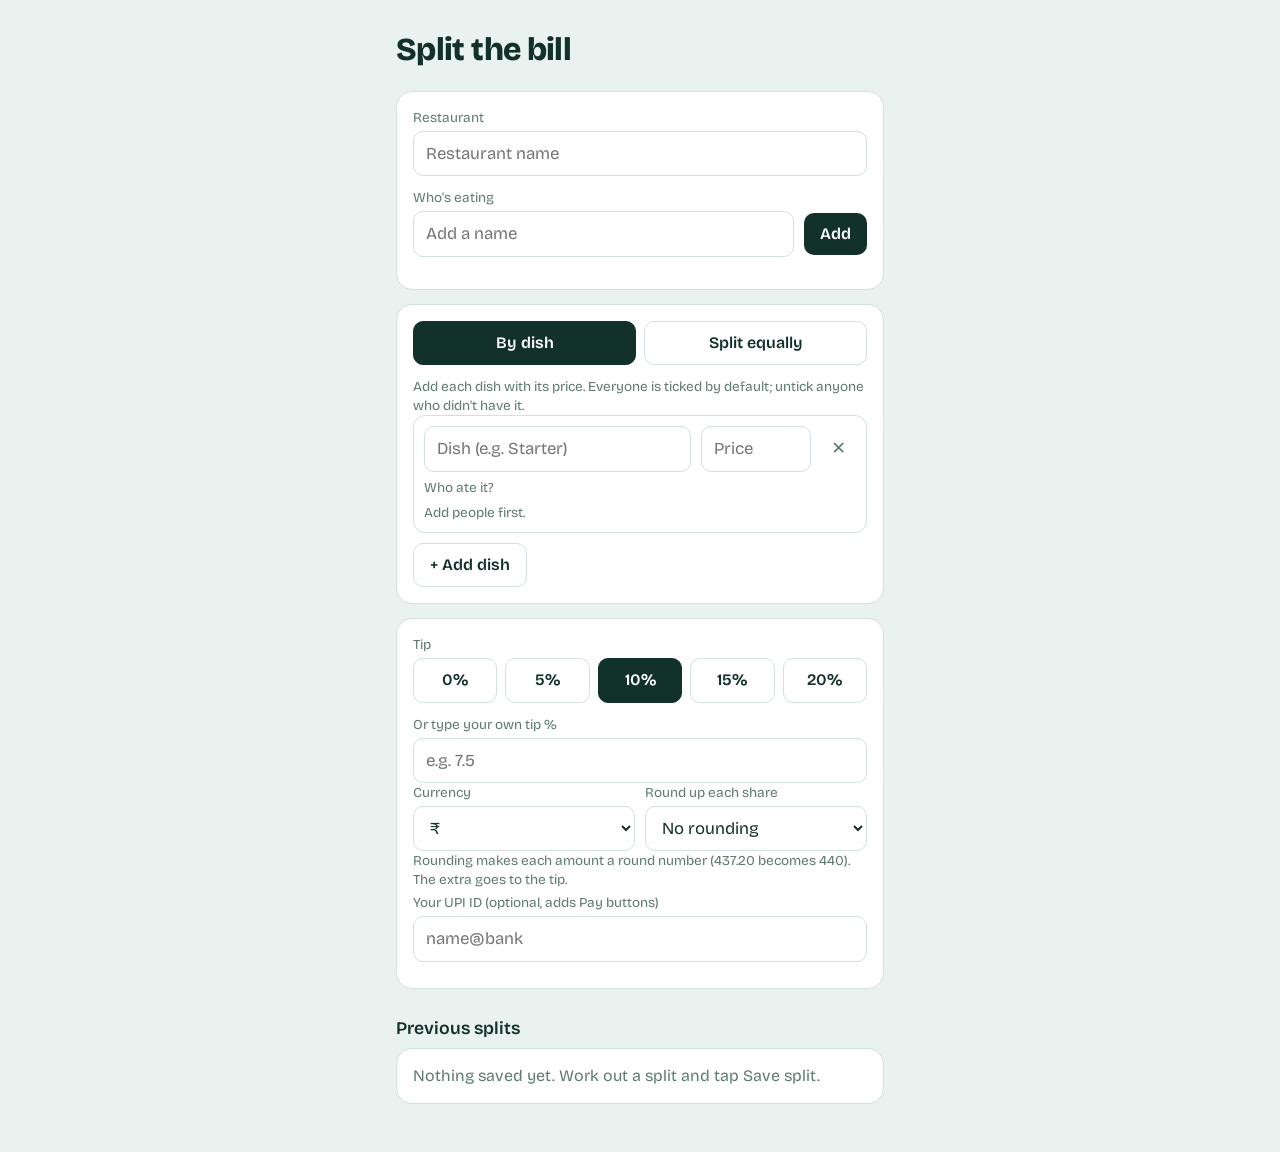
<file: index.html>
<!DOCTYPE html>
<html lang="en">
<head>
<meta charset="utf-8">
<meta name="viewport" content="width=device-width, initial-scale=1, viewport-fit=cover">
<title>Split the Bill</title>
<link href="https://fonts.googleapis.com/css2?family=Bricolage+Grotesque:wght@400;600;800&display=swap" rel="stylesheet">
<link rel="stylesheet" href="style.css">
</head>
<body>
<main>
<h1>Split the bill</h1>

<section class="card">
  <label for="rest">Restaurant</label>
  <input id="rest" type="text" maxlength="50" placeholder="Restaurant name">
  <label for="pname">Who's eating</label>
  <div class="row">
    <input id="pname" type="text" maxlength="30" placeholder="Add a name">
    <button class="go" id="padd" type="button">Add</button>
  </div>
  <div id="friends" class="chips2"></div>
  <div id="people" class="chips2"></div>
</section>

<section class="card gap">
  <div class="tabs" id="tabs">
    <button type="button" data-m="item" aria-pressed="true">By dish</button>
    <button type="button" data-m="whole" aria-pressed="false">Split equally</button>
  </div>

  <div id="whole" hidden>
    <label for="bill">Total bill (before tip)</label>
    <input id="bill" type="number" inputmode="decimal" min="0" step="0.01" placeholder="0.00">
    <div class="hint">Everyone pays the same share.</div>
  </div>

  <div id="byitem">
    <div class="hint">Add each dish with its price. Everyone is ticked by default; untick anyone who didn't have it.</div>
    <div id="items"></div>
    <button class="ghostbtn" id="additem" type="button">+ Add dish</button>
  </div>
</section>

<section class="card gap">
  <label>Tip</label>
  <div class="chips" id="tips">
    <button type="button" data-t="0" aria-pressed="false">0%</button>
    <button type="button" data-t="5" aria-pressed="false">5%</button>
    <button type="button" data-t="10" aria-pressed="true">10%</button>
    <button type="button" data-t="15" aria-pressed="false">15%</button>
    <button type="button" data-t="20" aria-pressed="false">20%</button>
  </div>
  <label for="ctip">Or type your own tip %</label>
  <input id="ctip" type="number" inputmode="decimal" min="0" max="100" step="0.5" placeholder="e.g. 7.5">
  <div class="row">
    <div>
      <label for="cur">Currency</label>
      <select id="cur"><option>₹</option><option>$</option><option>€</option><option>£</option></select>
    </div>
    <div>
      <label for="round">Round up each share</label>
      <select id="round">
        <option value="0">No rounding</option>
        <option value="1">Up to 1</option>
        <option value="10">Up to 10</option>
        <option value="50">Up to 50</option>
      </select>
    </div>
  </div>
  <div class="hint">Rounding makes each amount a round number (437.20 becomes 440). The extra goes to the tip.</div>
  <div id="upiBox" class="upi-box">
    <label for="upi">Your UPI ID (optional, adds Pay buttons)</label>
    <input id="upi" type="text" placeholder="name@bank" autocapitalize="off" autocomplete="off">
  </div>
  <div class="err" id="err" role="alert"></div>
</section>

<section class="result" id="res" hidden aria-live="polite">
  <div class="big" id="big"></div>
  <div class="sub" id="sub"></div>
  <div class="people" id="ppl"></div>
</section>

<div class="acts" id="acts" hidden>
  <button class="go" id="save" type="button">Save split</button>
  <button class="ghostbtn" id="copy" type="button">Copy summary</button>
  <a class="ghostbtn" id="wa" target="_blank" rel="noopener">WhatsApp</a>
</div>

<h2>Previous splits</h2>
<div class="hint" id="month"></div>
<section class="card" id="hist"></section>
</main>
<script src="script.js"></script>
</body>
</html>
</file>
<file: style.css>
:root{--bg:#eaf2ef;--card:#fff;--ink:#12312b;--mute:#5f7a73;--line:#d3e1dc;--hi:#f2d64b;--hi-ink:#12312b;--btn:#12312b;--btn-ink:#fff;
box-sizing:border-box;padding-top:env(safe-area-inset-top,0px);padding-bottom:env(safe-area-inset-bottom,0px)}
@media (prefers-color-scheme:dark){:root:not([data-theme="light"]){--bg:#0f1d1a;--card:#172925;--ink:#e6f1ed;--mute:#8fb0a7;--line:#2a4640;--btn:#f2d64b;--btn-ink:#12312b}}
:root[data-theme="dark"]{--bg:#0f1d1a;--card:#172925;--ink:#e6f1ed;--mute:#8fb0a7;--line:#2a4640;--btn:#f2d64b;--btn-ink:#12312b}
html{scroll-padding-top:env(safe-area-inset-top,0px)}
*{box-sizing:border-box}
[hidden]{display:none!important}
body{margin:0;background:var(--bg);color:var(--ink);font-family:"Bricolage Grotesque",system-ui,-apple-system,"Segoe UI",sans-serif;line-height:1.4}
main{max-width:520px;margin:0 auto;padding:20px 16px 48px}
h1{font-size:2rem;font-weight:800;margin:8px 0 18px;letter-spacing:-.02em}
h2{font-size:1.1rem;font-weight:600;margin:28px 0 6px}
.card{background:var(--card);border:1px solid var(--line);border-radius:16px;padding:16px}
.gap{margin-top:14px}
label{display:block;font-size:.85rem;color:var(--mute);margin:12px 0 4px}
label:first-child{margin-top:0}
input,select{width:100%;font:inherit;font-size:1.05rem;color:var(--ink);background:transparent;border:1px solid var(--line);border-radius:10px;padding:10px 12px}
input[type=checkbox]{width:auto;accent-color:var(--btn)}
:focus-visible{outline:3px solid var(--hi);outline-offset:1px}
.row{display:flex;gap:10px;align-items:center}.row>div{flex:1}
button,.go,.ghostbtn{font:inherit;cursor:pointer}
.go{font-weight:600;background:var(--btn);color:var(--btn-ink);border:0;border-radius:10px;padding:10px 16px;text-decoration:none;display:inline-block}
.ghostbtn{font-weight:600;background:transparent;color:var(--ink);border:1px solid var(--line);border-radius:10px;padding:10px 16px;text-decoration:none;display:inline-block}
.chips{display:flex;gap:8px}
.chips button,.tabs button{flex:1;font-weight:600;padding:10px 0;border-radius:10px;border:1px solid var(--line);background:transparent;color:var(--ink)}
.chips button[aria-pressed="true"],.tabs button[aria-pressed="true"]{background:var(--btn);color:var(--btn-ink);border-color:var(--btn)}
.tabs{display:flex;gap:8px;margin-bottom:12px}
.chips2{display:flex;flex-wrap:wrap;gap:6px;margin-top:8px}
.chip{border-radius:999px;border:1px solid var(--btn);background:var(--btn);color:var(--btn-ink);padding:6px 12px;font-weight:600}
.chip.ghost{background:transparent;color:var(--ink);border-color:var(--line)}
.who{display:flex;flex-wrap:wrap;gap:6px 14px;margin-top:6px}
.tick{display:inline-flex;align-items:center;gap:4px;margin:0;font-size:.95rem;color:var(--ink)}
.dish{border:1px solid var(--line);border-radius:12px;padding:10px;margin-bottom:10px}
.dish .row{margin-bottom:6px}
.hint{font-size:.85rem;color:var(--mute)}
.upi-box{margin-top:4px}
.err{color:#c0392b;font-size:.9rem;margin-top:10px}
.result{margin-top:14px;background:var(--hi);color:var(--hi-ink);border-radius:16px;padding:20px}
.result .big{font-size:3rem;font-weight:800;line-height:1;letter-spacing:-.03em}
.result .sub{font-size:.95rem;margin-top:6px;opacity:.85}
.people{margin-top:14px;display:grid;gap:6px}
.person{display:flex;justify-content:space-between;align-items:center;background:var(--card);border:1px solid var(--line);color:var(--ink);border-radius:10px;padding:8px 12px}
.rt{display:flex;align-items:center;gap:10px}
.upi{background:var(--btn);color:var(--btn-ink);border-radius:8px;padding:4px 12px;font-size:.85rem;font-weight:600;text-decoration:none}
.acts{display:flex;gap:8px;flex-wrap:wrap;margin-top:12px}
.item{display:flex;justify-content:space-between;align-items:center;gap:10px;border-bottom:1px solid var(--line)}
.item:last-child{border-bottom:0}
.open{flex:1;text-align:left;background:none;border:0;color:var(--ink);padding:12px 0}
.open b,.open span{display:block}.open span{font-size:.82rem;color:var(--mute)}
.x{background:none;border:0;color:var(--mute);font-size:1.1rem;padding:6px 10px}
.empty{color:var(--mute)}
</file>
